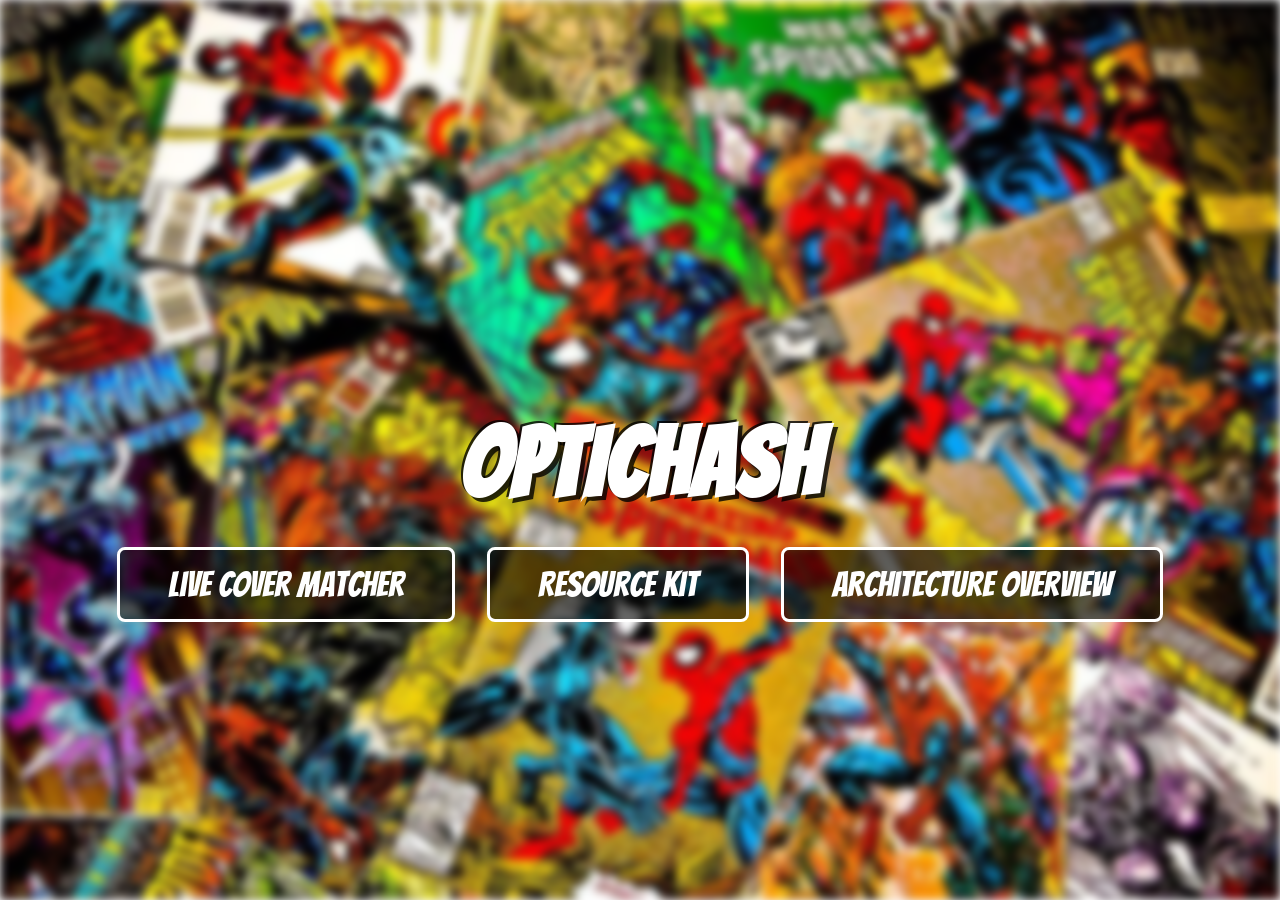
<file: frontend/index.html>
<!DOCTYPE html>
<html lang="en">
<head>
  <meta charset="UTF-8" />
  <meta name="viewport" content="width=device-width, initial-scale=1.0">
  <title>OpticHash Engine</title>
  <link rel="icon" href="data:image/svg+xml,<svg xmlns=%22http://www.w3.org/2000/svg%22 viewBox=%220 0 100 100%22><text y=%22.9em%22 font-size=%2245%22>🦹</text></svg>">
  <link rel="stylesheet" href="assets/css/styles.css">
</head>
<body>
  <div class="homepage-bg"></div>
  <div class="home-container">
    <h1 class="home-title">OPTICHASH</h1>
    <div class="home-buttons">
      <a href="analyzer.html" class="btn">Live Cover Matcher</a>
      <a href="resources.html" class="btn">Resource Kit</a>
      <a href="about.html" class="btn">Architecture Overview</a>
    </div>
  </div>
</body>
</html>
</file>
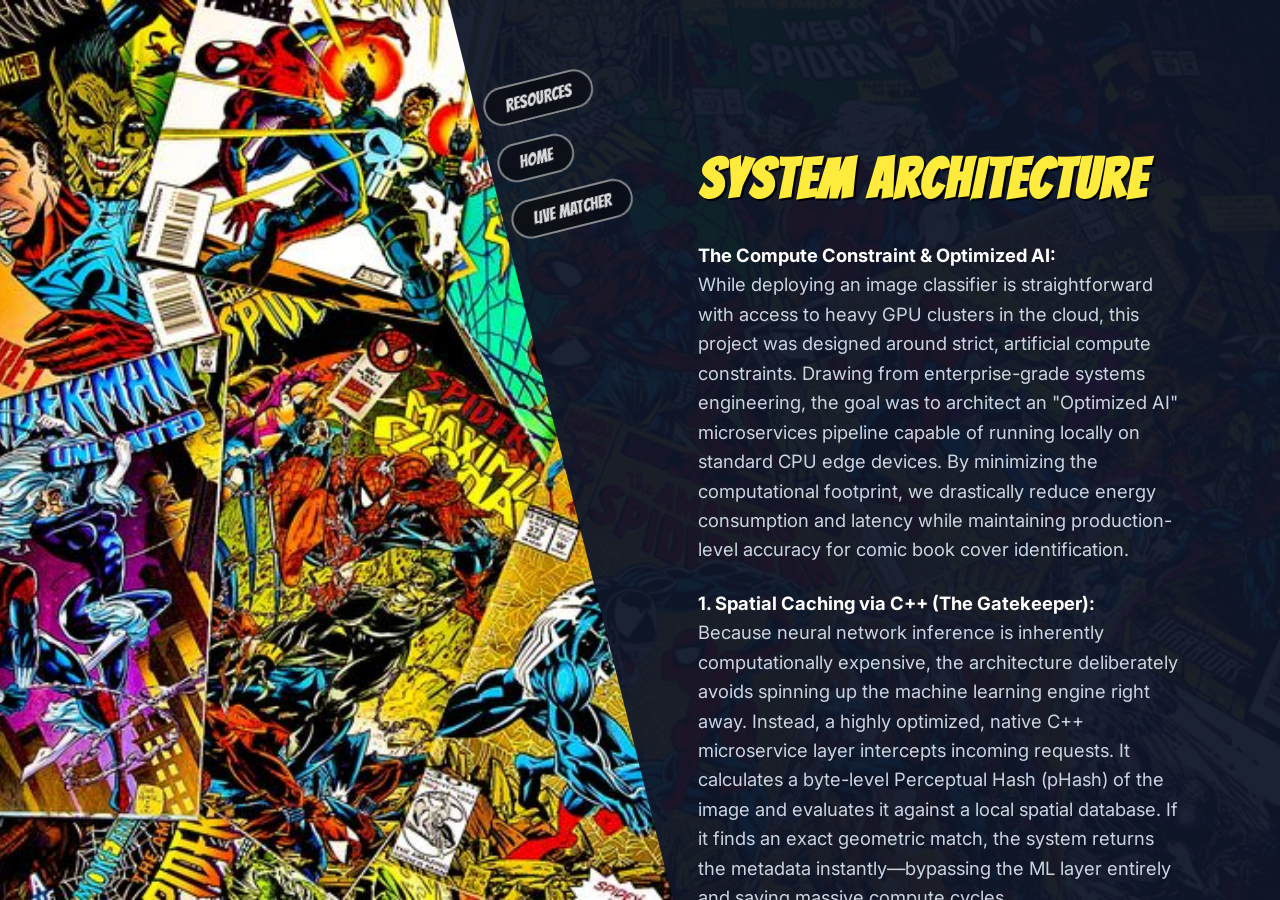
<file: frontend/about.html>
<!DOCTYPE html>
<html lang="en">
<head>
  <meta charset="UTF-8" />
  <meta name="viewport" content="width=device-width, initial-scale=1.0">
  <title>OpticHash | Architecture</title>
  <link rel="icon" href="data:image/svg+xml,<svg xmlns=%22http://www.w3.org/2000/svg%22 viewBox=%220 0 100 100%22><text y=%22.9em%22 font-size=%2245%22>🦹</text></svg>">
  <link rel="stylesheet" href="assets/css/styles.css">
</head>
<body>
  <div class="subpage-bg"></div>

  <nav class="nav-angled nav-right">
    <a href="resources.html">Resources</a>
    <a href="index.html">Home</a>
    <a href="analyzer.html">Live Matcher</a>
  </nav>

  <div class="shader-panel panel-right">
    <div class="content-area" style="margin-top: 150px;">
      <h1>SYSTEM ARCHITECTURE</h1>
      
      <p class="architectural-detail" style="margin-top: 2rem;">
        <strong>The Compute Constraint & Optimized AI:</strong><br>
        While deploying an image classifier is straightforward with access to heavy GPU clusters in the cloud, this project was designed around strict, artificial compute constraints. Drawing from enterprise-grade systems engineering, the goal was to architect an "Optimized AI" microservices pipeline capable of running locally on standard CPU edge devices. By minimizing the computational footprint, we drastically reduce energy consumption and latency while maintaining production-level accuracy for comic book cover identification.
      </p>

      <p class="architectural-detail" style="margin-top: 1.5rem;">
        <strong>1. Spatial Caching via C++ (The Gatekeeper):</strong><br>
        Because neural network inference is inherently computationally expensive, the architecture deliberately avoids spinning up the machine learning engine right away. Instead, a highly optimized, native C++ microservice layer intercepts incoming requests. It calculates a byte-level Perceptual Hash (pHash) of the image and evaluates it against a local spatial database. If it finds an exact geometric match, the system returns the metadata instantly—bypassing the ML layer entirely and saving massive compute cycles.
      </p>

      <p class="architectural-detail" style="margin-top: 1.5rem;">
        <strong>2. Machine Learning & Edge Intelligence:</strong><br>
        When a cache miss occurs, the system triggers the Machine Learning pipeline. The payload is forwarded to a Python FastAPI endpoint running a PyTorch vision model. To strictly maintain optimization, the system utilizes a lightweight <i>MobileNetV3</i> backbone. By aggressively pruning weights and applying INT8 Dynamic Quantization (compressing 32-bit floating-point parameters down to highly efficient 8-bit integers), the model achieves near-instant inference with significantly reduced memory utilization and power draw.
      </p>

      <div class="credits-block" style="margin-top: 3rem; padding-top: 1.5rem; border-top: 1px solid #333;">
        <h3 style="color: #FFD700; font-size: 1.1em; text-transform: uppercase;">Project Credits</h3>
        <p style="color: #ccc; font-size: 0.95em; line-height: 1.6;">
          Special thanks to <strong>Aidan P.</strong> and <strong>Decagon</strong> for their invaluable contributions to dataset engineering, edge-case testing protocols, and frontend web deployment.
        </p>
      </div>

    </div>
  </div>

</body>
</html>
</file>
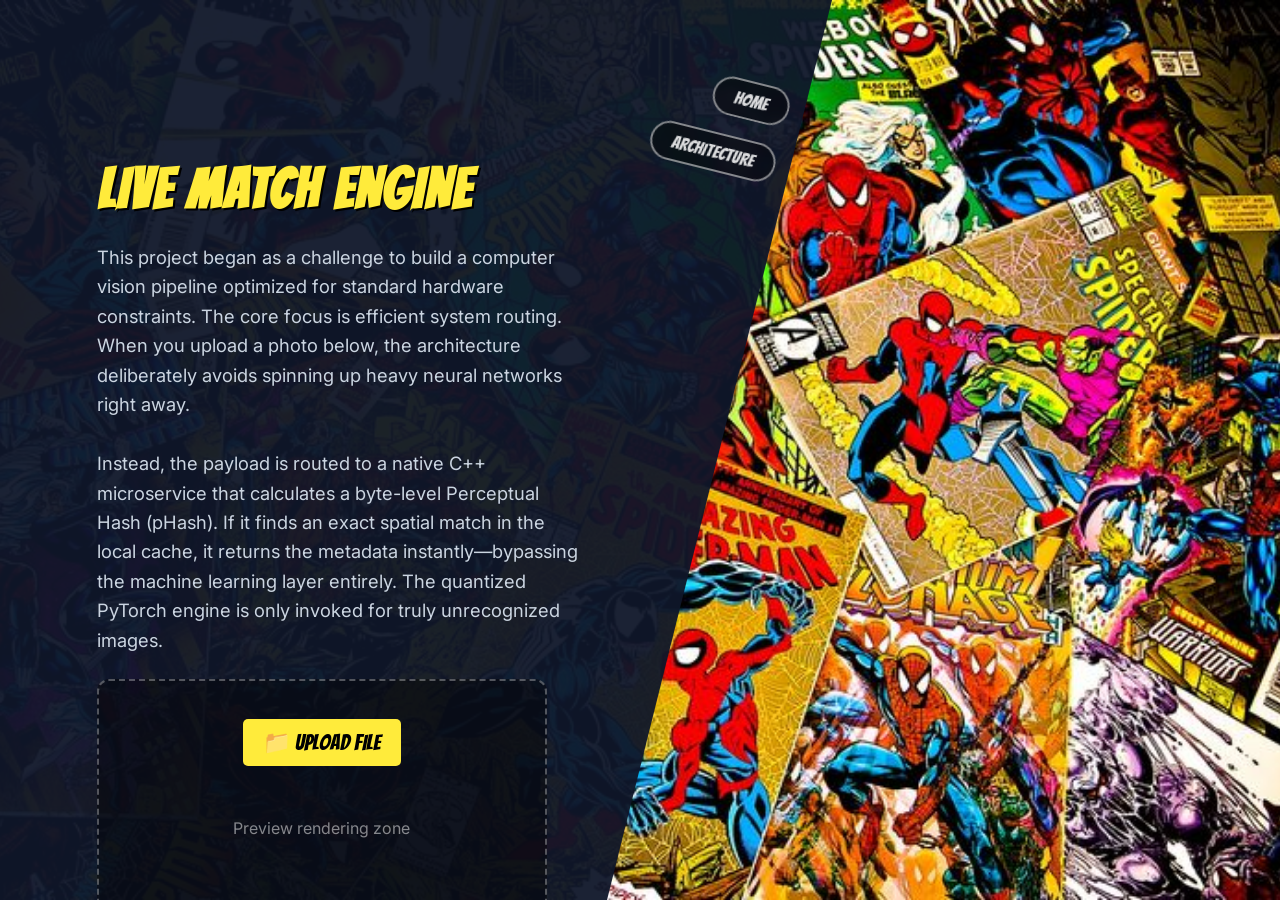
<file: frontend/recommender.html>
<!DOCTYPE html>
<html lang="en">
<head>
  <meta charset="UTF-8" />
  <meta name="viewport" content="width=device-width, initial-scale=1.0">
  <title>OpticHash | Scanner</title>
  <link rel="icon" href="data:image/svg+xml,<svg xmlns=%22http://www.w3.org/2000/svg%22 viewBox=%220 0 100 100%22><text y=%22.9em%22 font-size=%2245%22>🦹</text></svg>">
  <link rel="stylesheet" href="assets/css/styles.css">
</head>
<body>
  <div class="subpage-bg"></div>
  
  <nav class="nav-angled nav-left">
    <a href="index.html">Home</a>
    <a href="about.html">Architecture</a>
  </nav>

  <div class="shader-panel panel-left">
    <div class="content-area">
      <h1>LIVE MATCH ENGINE</h1>
      <p class="architectural-detail">
        This project began as a challenge to build a computer vision pipeline optimized for standard hardware constraints. The core focus is efficient system routing. When you upload a photo below, the architecture deliberately avoids spinning up heavy neural networks right away.
        <br><br>
        Instead, the payload is routed to a native C++ microservice that calculates a byte-level Perceptual Hash (pHash). If it finds an exact spatial match in the local cache, it returns the metadata instantly—bypassing the machine learning layer entirely. The quantized PyTorch engine is only invoked for truly unrecognized images.
      </p>
      
      <div class="scanner-container">
        <div class="scanner-buttons">
          <label class="upload-btn mobile-camera-only">
            📸 OPEN CAMERA
            <input type="file" accept="image/*,.heic,.heif,image/heic,image/heif" capture="environment" style="display: none;" onchange="previewAndUpload(event)">
          </label>

          <label class="upload-btn">
            📁 UPLOAD FILE
            <input type="file" accept="image/*,.heic,.heif,image/heic,image/heif" style="display: none;" onchange="previewAndUpload(event)">
          </label>
        </div>

        <div style="margin-top: 20px;">
          <p id="preview-placeholder" class="preview-text">Preview rendering zone</p>
          <img id="preview-img" style="display: none; max-width: 100%; border-radius: 8px; margin-top: 15px;" />
        </div>

        <div id="scan-results" style="margin-top: 20px; font-weight: bold; font-size: 1.2em;"></div>
        
        <div id="route-indicator" style="margin-top: 10px; color: #a3e635; display: none;"></div>

        <a id="comic-locg-link" href="#" target="_blank" style="display: none; color: #facc15; margin-top: 10px; text-decoration: underline; font-weight: bold;">
          Link to League of Comic Geeks page
        </a>
      </div>
    </div>
  </div>

  <script src="assets/js/scanner.js"></script>
</body>
</html>
</file>
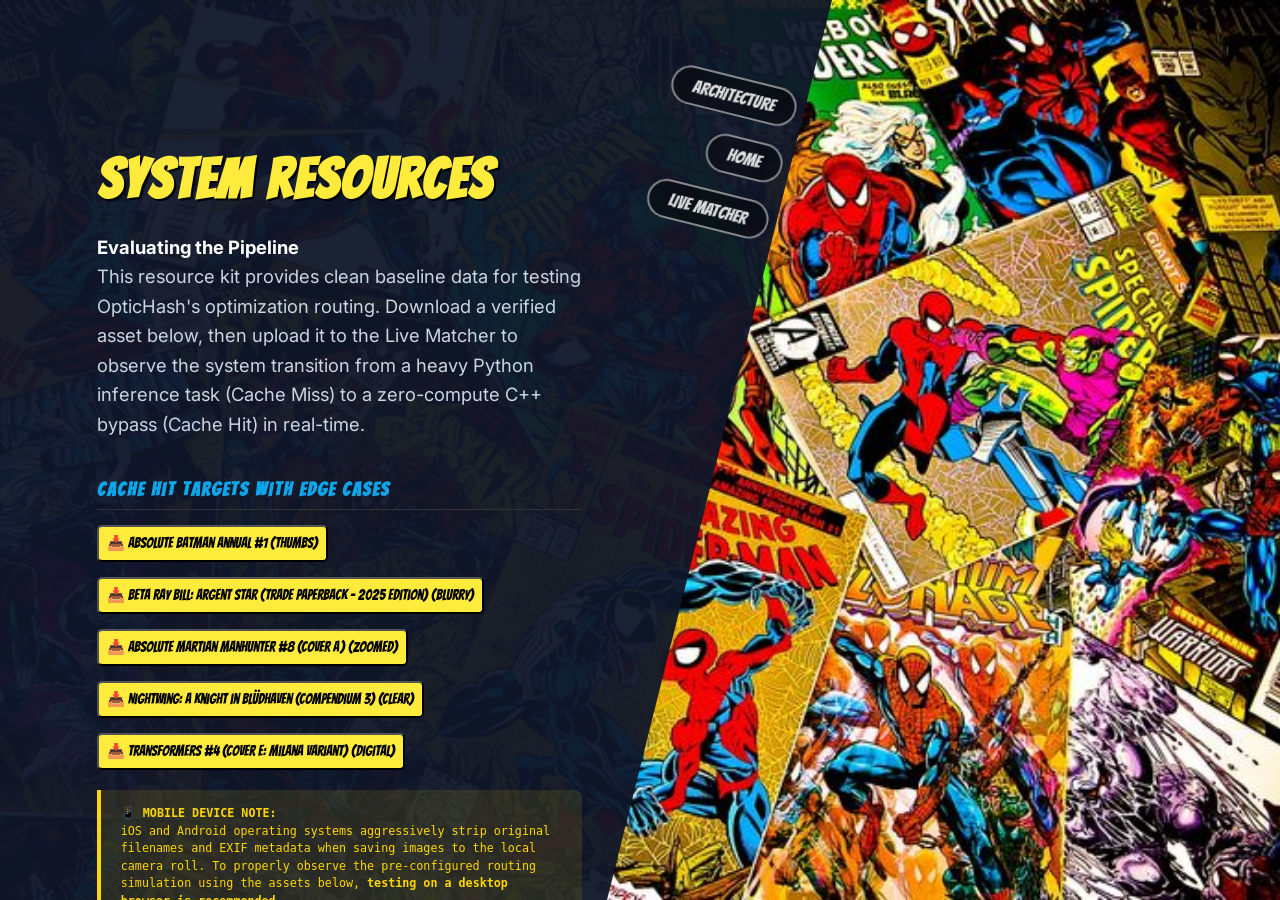
<file: frontend/resources.html>
<!DOCTYPE html>
<html lang="en">
<head>
  <meta charset="UTF-8" />
  <meta name="viewport" content="width=device-width, initial-scale=1.0">
  <title>OpticHash | Resources</title>
  <link rel="icon" href="data:image/svg+xml,<svg xmlns=%22http://www.w3.org/2000/svg%22 viewBox=%220 0 100 100%22><text y=%22.9em%22 font-size=%2245%22>🦹</text></svg>">
  <link rel="stylesheet" href="assets/css/styles.css">
</head>
<body>
  <div class="subpage-bg"></div>

  <nav class="nav-angled nav-left">
    <a href="about.html">Architecture</a>
    <a href="index.html">Home</a>
    <a href="analyzer.html">Live Matcher</a>
  </nav>

  <div class="shader-panel panel-left">
    <div class="content-area" style="margin-top: 150px;">
      <h1>SYSTEM RESOURCES</h1>

      <p class="architectural-detail" style="margin-top: 1.5rem;">
        <strong>Evaluating the Pipeline</strong><br>
        This resource kit provides clean baseline data for testing OpticHash's optimization routing. Download a verified asset below, then upload it to the Live Matcher to observe the system transition from a heavy Python inference task (Cache Miss) to a zero-compute C++ bypass (Cache Hit) in real-time.
      </p>

      <h3 style="color: #0ea5e9; margin-top: 2.5rem; border-bottom: 1px solid #333; padding-bottom: 10px;">Cache Hit Targets with Edge Cases</h3>
      <div style="display: flex; gap: 15px; flex-wrap: wrap; margin-top: 15px;">
        <button onclick="downloadAsset('resources_batman_success_thumbs.jpg')" class="upload-btn" style="font-size: 0.9rem; padding: 8px;">📥 Absolute Batman Annual #1 (Thumbs)</button>
        <button onclick="downloadAsset('resources_betaraybill_success_blurry.jpg')" class="upload-btn" style="font-size: 0.9rem; padding: 8px;">📥 Beta Ray Bill: Argent Star (Trade Paperback - 2025 Edition) (Blurry)</button>
        <button onclick="downloadAsset('resources_martianmanhunter_success_zoomed.jpg')" class="upload-btn" style="font-size: 0.9rem; padding: 8px;">📥 Absolute Martian Manhunter #8 (Cover A) (Zoomed)</button>
        <button onclick="downloadAsset('resources_nightwing_success.jpg')" class="upload-btn" style="font-size: 0.9rem; padding: 8px;">📥 Nightwing: A Knight in Blüdhaven (Compendium 3) (Clear)</button>
        <button onclick="downloadAsset('resources_tf4_milana_success.jpg')" class="upload-btn" style="font-size: 0.9rem; padding: 8px;">📥 Transformers #4 (Cover E: Milana Variant) (Digital)</button>
      </div>
      <div style="background: rgba(255, 215, 0, 0.1); border-left: 4px solid #FFD700; padding: 15px 20px; margin-top: 20px; margin-bottom: 20px; border-radius: 0 8px 8px 0;">
        <p style="color: #FFD700; font-size: 0.9em; margin: 0; line-height: 1.5; font-family: monospace;">
          <strong>📱 MOBILE DEVICE NOTE:</strong><br>
          iOS and Android operating systems aggressively strip original filenames and EXIF metadata when saving images to the local camera roll. To properly observe the pre-configured routing simulation using the assets below, <strong>testing on a desktop browser is recommended.</strong>
        </p>
      </div>
      <h3 style="color: #dc3545; margin-top: 2.5rem; border-bottom: 1px solid #333; padding-bottom: 10px;">Cache Miss Targets (Specific Failed Cases)</h3>
      <div style="display: flex; gap: 15px; flex-wrap: wrap; margin-top: 15px;">
        <button onclick="downloadAsset('resources_batman_failure_hdscan.jpg')" class="upload-btn" style="font-size: 0.9rem; padding: 8px; border-color: #dc3545; color: #dc3545;">📥 Absolute Batman (HD Scan)</button>
        <button onclick="downloadAsset('resources_betaraybill_failure_angled.jpg')" class="upload-btn" style="font-size: 0.9rem; padding: 8px; border-color: #dc3545; color: #dc3545;">📥 Beta Ray Bill (Angled)</button>
        <button onclick="downloadAsset('resources_martianmanhunter_failure_noisy.jpg')" class="upload-btn" style="font-size: 0.9rem; padding: 8px; border-color: #dc3545; color: #dc3545;">📥 Martian Manhunter (Noisy)</button>
      </div>
    </div>
  </div>

<script>
  function downloadAsset(filename) {
      const downloadAnchor = document.createElement('a');
      downloadAnchor.href = 'assets/images/' + filename;
      downloadAnchor.download = filename;
      document.body.appendChild(downloadAnchor);
      downloadAnchor.click();
      document.body.removeChild(downloadAnchor);
  }
</script>
</body>
</html>
</file>
<file: frontend/assets/css/styles.css>
@import url('https://fonts.googleapis.com/css2?family=Bangers&family=Inter:wght@400;600;800&display=swap');

* {
    box-sizing: border-box; 
}

body, html {
    margin: 0;
    padding: 0;
    width: 100%;
    min-height: 100vh; /* Fixed scroll lock */
    font-family: 'Inter', sans-serif;
    overflow-x: hidden;
    background-color: transparent; 
}

h1, h2, h3 {
    font-family: "Bangers", sans-serif;
    letter-spacing: 2px;
    margin: 0;
}

/* ====== HOMEPAGE ====== */
.homepage-bg {
    background-color: #0f172a; 
    background-image: url('../images/wallpaper_for_home.jpg'); 
    background-size: cover;
    background-position: center;
    filter: blur(5px);
    position: fixed; 
    top: 0;
    left: 0;
    width: 100%;
    height: 100%;
    z-index: -1;
}

.home-container {
    width: 100vw;
    height: 100vh;
    display: flex;
    flex-direction: column;
    align-items: center;
    justify-content: center;
    padding-top: 15vh;
    color: white;
    position: relative;
    z-index: 1;
}

.home-title {
    font-size: 6rem;
    text-shadow: 4px 4px 0px rgba(0,0,0,0.8), -2px -2px 0px rgba(0,0,0,0.8);
    margin-bottom: 2rem;
    color: #fff;
    text-align: center;
}

.home-buttons {
    display: flex;
    gap: 2rem;
}

.btn {
    font-family: "Bangers", sans-serif;
    font-size: 2.2rem;
    color: white;
    text-decoration: none;
    padding: 1rem 3rem;
    background-color: rgba(0,0,0,0.6);
    border: 3px solid white;
    border-radius: 8px;
    transition: all 0.3s ease;
    text-align: center;
}

.btn:hover {
    background-color: #ffeb3b;
    border-color: #ffeb3b;
    color: black;
    transform: translateY(-5px);
}

/* ====== SUBPAGE BACKGROUND ====== */
.subpage-bg {
    background-color: #0f172a; 
    background-image: url('../images/wallpaper_for_home.jpg'); 
    background-size: cover;
    background-position: center;
    background-attachment: fixed;
    position: fixed;
    top: 0;
    left: 0;
    width: 100%;
    height: 100%;
    z-index: -2;
}

/* ====== THE SLIDING SHADER PANELS ====== */
.shader-panel {
    position: absolute;
    top: 0;
    height: 100%;
    width: 65vw;
    color: white;
    display: flex;
    flex-direction: column;
    justify-content: flex-start;
    overflow-y: auto;
    z-index: 10;
    box-shadow: 0 0 50px rgba(0,0,0,0.9);
}

.content-area {
    margin-top: 160px; /* Pushes content down below nav */
    padding-bottom: 50px;
    padding-left: 20px;
    padding-right: 20px;
}

.panel-left {
    left: 0;
    clip-path: polygon(0 0, 100% 0, calc(100% - 25vh) 100%, 0 100%);
    animation: slideInLeft 0.5s cubic-bezier(0.16, 1, 0.3, 1) forwards;
    padding: 0 18vw 0 6vw; 
    background-color: rgba(15, 23, 42, 0.95);
}

.panel-right {
    right: 0;
    clip-path: polygon(0 0, 100% 0, 100% 100%, 25vh 100%);
    animation: slideInRight 0.5s cubic-bezier(0.16, 1, 0.3, 1) forwards;
    padding: 0 6vw 0 18vw; 
    background-color: rgba(15, 23, 42, 0.95);
}

@keyframes slideInLeft {
    from { transform: translateX(-100%); }
    to { transform: translateX(0); }
}

@keyframes slideInRight {
    from { transform: translateX(100%); }
    to { transform: translateX(0); }
}

/* ====== ANGLED NAVIGATION (DESKTOP) ====== */
.nav-angled {
    position: fixed;
    top: 10vh; 
    display: flex;
    flex-direction: column;
    gap: 1.2rem;
    z-index: 20;
}

.nav-angled a {
    pointer-events: all;
    font-family: "Bangers", sans-serif;
    color: rgba(255, 255, 255, 0.85);
    font-size: 1.1rem; 
    text-decoration: none;
    transition: all 0.2s ease;
    text-transform: uppercase;
    border: 2px solid rgba(255, 255, 255, 0.5);
    border-radius: 30px;
    padding: 8px 20px;
    background: rgba(0, 0, 0, 0.45);
    backdrop-filter: blur(4px);
    white-space: nowrap;
}

.nav-angled a:hover {
    color: #ffeb3b;
    border-color: #ffeb3b;
    background: rgba(255, 235, 59, 0.15);
    transform: scale(1.05);
}

.nav-left {
    left: auto !important;
    right: calc(35vw + 50px);
    transform-origin: right center;
    transform: rotate(14deg);
    align-items: flex-end;
}

.nav-right {
    right: auto !important;
    left: calc(35vw + 50px);
    transform-origin: left center;
    transform: rotate(-14deg);
    align-items: flex-start;
}

/* ====== INNER CONTENT STYLING ====== */
.content-area h1 {
    font-size: 3.5rem; 
    margin-bottom: 1.5rem;
    color: #ffeb3b;
    text-shadow: 2px 2px 0px #000;
}

.architectural-detail {
    font-size: 1.15rem;
    line-height: 1.6;
    color: #cbd5e1;
    max-width: 100%;
    text-align: left; 
}

.architectural-detail strong {
    color: white;
}

.scanner-container {
    border: 2px dashed rgba(255, 255, 255, 0.3);
    background: rgba(0, 0, 0, 0.4);
    border-radius: 12px;
    padding: 2rem;
    margin-top: 1.5rem;
    max-width: 450px;
    display: flex;
    flex-direction: column;
    align-items: center;
    justify-content: center;
    min-height: 250px; 
    gap: 2rem; 
}

.scanner-buttons {
    display: flex;
    gap: 1.5rem; 
    flex-wrap: wrap; 
    justify-content: center;
}

.upload-btn {
    display: inline-flex;
    align-items: center;
    justify-content: center;
    background: #ffeb3b;
    color: black;
    font-family: "Bangers", sans-serif;
    font-size: 1.4rem;
    padding: 10px 20px;
    border-radius: 5px;
    cursor: pointer;
    transition: all 0.2s;
    text-decoration: none;
}

.upload-btn:hover {
    background: white;
    transform: scale(1.05); 
}

.mobile-camera-only {
    display: none !important; 
}

.preview-text {
    color: rgba(255, 255, 255, 0.5);
    font-size: 1rem;
    margin: 0;
}

.nav-center {
    flex-direction: row !important;
    transform: none !important;
    top: 4vh !important;
    left: 0 !important;
    right: 0 !important;
    justify-content: center;
    width: 100%;
    z-index: 20; 
}

.panel-full {
    position: absolute;
    top: 0 !important;
    bottom: 0;
    left: 0; 
    transform: none; 
    width: 100vw; 
    min-height: 100vh;
    height: auto;
    background: rgba(15, 23, 42, 0.95);
    display: flex;
    align-items: flex-start;
    justify-content: center;
    padding: 0 4vw !important; 
    z-index: 10;
    overflow: visible;
}

.panel-full .content-area {
    width: 100%;
    max-width: 1200px; 
    display: flex;
    flex-direction: column;
    align-items: center;
    justify-content: flex-start;
    margin-top: 140px; 
    padding-bottom: 10vh;
    text-align: center;
    overflow: visible;
}

/* ====== STRICTLY MOBILE OVERRIDES (LEAVES DESKTOP EXACTLY AS IS) ====== */
@media (max-width: 768px) {
    
    /* 1. Break the Screen Lock for Mobile Scrolling */
    .shader-panel, .panel-full, .panel-left, .panel-right { 
        position: absolute !important; 
        top: 0 !important;     
        left: 0 !important;
        height: auto !important; 
        min-height: 100vh !important; 
        width: 100vw !important;
        clip-path: none !important; 
        padding: 0 20px 40px 20px !important; 
        overflow: visible !important; 
        display: block !important;
    }

    /* 2. Fix the Mobile Nav Layout */
    .nav-angled { 
        position: absolute !important;
        top: 25px !important; 
        flex-direction: row !important; 
        justify-content: center !important; 
        flex-wrap: wrap !important;
        width: 100% !important; 
        left: 0 !important; 
        right: 0 !important; 
        transform: none !important; 
        z-index: 100 !important; 
    }
    .nav-angled a { transform: none !important; margin: 5px !important; }

    /* 3. Override the 400px Desktop HTML Margin Safely */
    .content-area, .panel-full .content-area { 
        margin-top: 140px !important; /* Safe padding below the mobile nav */
        padding-top: 0 !important; 
        display: block !important; 
    }
    
    .content-area h1 { 
        font-size: 2.2rem !important; 
        margin-top: 0 !important; /* <--- THIS KILLS THE 400px INLINE BUG ON MOBILE ONLY */
        margin-bottom: 20px !important;
    }

    /* 4. Fix Homepage & Text Elements */
    .home-title { font-size: 3.2rem !important; }
    .home-container { padding-top: 5vh !important; }
    .architectural-detail { text-align: left !important; font-size: 1rem !important; }
    .home-buttons { flex-direction: column !important; width: 90% !important; }
    .btn { width: 100% !important; text-align: center !important; }
    .mobile-camera-only { display: inline-flex !important; }
}
</file>
